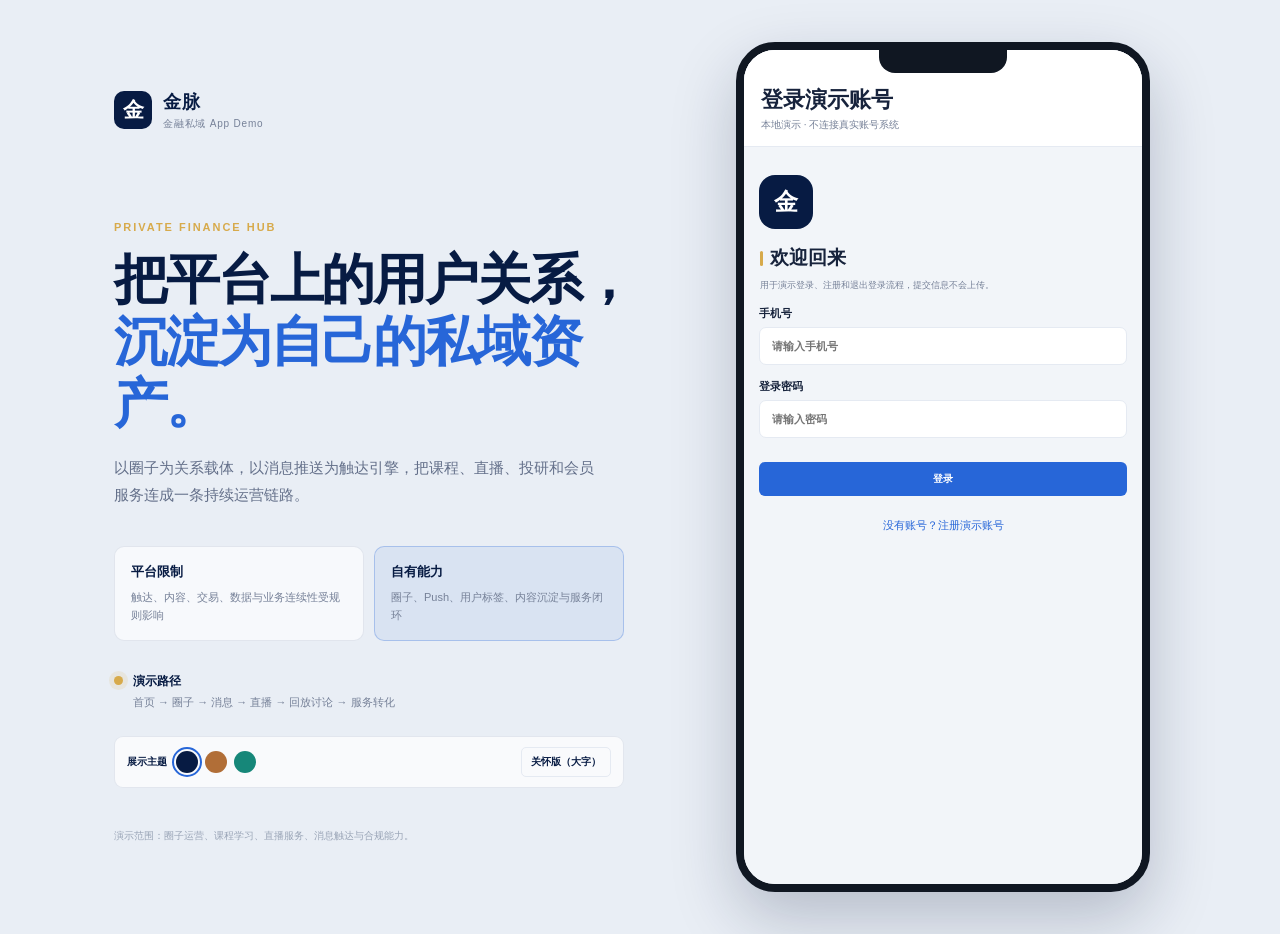
<file: index.html>
<!doctype html>
<html lang="zh-CN">
  <head>
    <meta charset="UTF-8" />
    <meta name="viewport" content="width=device-width, initial-scale=1, viewport-fit=cover" />
    <meta name="theme-color" content="#071b43" />
    <meta name="description" content="金融行业自主私域 App 交互演示" />
    <title>金脉</title>
    <link rel="stylesheet" href="./styles.css" />
  </head>
  <body>
    <main class="demo-shell">
      <section class="context-panel" aria-label="方案说明">
        <div class="brand-mark"><span>金</span><div><strong>金脉</strong><small>金融私域 App Demo</small></div></div>
        <div class="context-copy">
          <p class="eyebrow">PRIVATE FINANCE HUB</p>
          <h1>把平台上的用户关系，<em>沉淀为自己的私域资产。</em></h1>
          <p class="lede">以圈子为关系载体，以消息推送为触达引擎，把课程、直播、投研和会员服务连成一条持续运营链路。</p>
        </div>
        <div class="risk-grid">
          <div class="risk-card"><b>平台限制</b><span>触达、内容、交易、数据与业务连续性受规则影响</span></div>
          <div class="risk-card risk-card--active"><b>自有能力</b><span>圈子、Push、用户标签、内容沉淀与服务闭环</span></div>
        </div>
        <div class="journey-note"><span class="journey-dot"></span><div><b>演示路径</b><p>首页 → 圈子 → 消息 → 直播 → 回放讨论 → 服务转化</p></div></div>
        <div class="demo-controls" aria-label="展示页主题与关怀版设置">
          <div><b>展示主题</b><button class="theme-swatch theme-swatch--navy active" data-theme-choice="navy" aria-label="深海蓝主题"></button><button class="theme-swatch theme-swatch--warm" data-theme-choice="warm" aria-label="暖金棕主题"></button><button class="theme-swatch theme-swatch--green" data-theme-choice="green" aria-label="青绿科技主题"></button></div>
          <button class="care-toggle" data-action="toggle-care" aria-pressed="false">关怀版（大字）</button>
        </div>
        <p class="source-note">演示范围：圈子运营、课程学习、直播服务、消息触达与合规能力。</p>
      </section>

      <section class="phone-frame" aria-label="金脉 App 交互演示">
        <div class="phone-notch"></div>
        <div class="phone-status"><span>9:41</span><span>● ● ▰</span></div>
        <div id="app" class="app"></div>
      </section>
    </main>
    <script src="./app.js" defer></script>
  </body>
</html>
</file>
<file: styles.css>
:root {
  --navy: #071b43;
  --navy-2: #102e67;
  --ink: #17233c;
  --muted: #768198;
  --line: #e5eaf2;
  --surface: #fff;
  --canvas: #f2f5f9;
  --blue: #2766d8;
  --gold: #d7aa4b;
  --red: #db5964;
  --green: #1a9b78;
  font-family: -apple-system, BlinkMacSystemFont, "PingFang SC", "Microsoft YaHei", sans-serif;
  color: var(--ink);
  background: #e9eef5;
}
:root[data-theme="warm"] { --navy: #42251a; --navy-2: #70412a; --ink: #34251f; --muted: #806f66; --line: #eadfd6; --canvas: #f8f2ed; --blue: #b16e37; --gold: #d5a64b; --red: #c65b54; --green: #4d8b72; }
:root[data-theme="green"] { --navy: #073d3b; --navy-2: #116b62; --ink: #173634; --muted: #6b8580; --line: #d7e8e3; --canvas: #eff7f4; --blue: #168779; --gold: #d2a84d; --red: #c65d66; --green: #2f9b78; }
* { box-sizing: border-box; }
html, body { margin: 0; min-height: 100%; background: #e9eef5; }
body { display: grid; place-items: center; }
button { font: inherit; border: 0; cursor: pointer; }
button:focus-visible { outline: 3px solid rgba(39, 102, 216, .28); outline-offset: 2px; }
.demo-shell { width: min(1180px, 100%); min-height: 100vh; display: grid; grid-template-columns: minmax(280px, 1fr) 430px; align-items: center; gap: clamp(28px, 7vw, 110px); padding: 42px clamp(24px, 5vw, 80px); }
.context-panel { max-width: 560px; }
.brand-mark { display: flex; align-items: center; gap: 11px; color: var(--navy); }
.brand-mark > span { width: 38px; height: 38px; display: grid; place-items: center; color: #fff; background: var(--navy); border-radius: 10px; font-weight: 800; font-size: 21px; }
.brand-mark strong { display: block; font-size: 18px; letter-spacing: .08em; }
.brand-mark small { display: block; margin-top: 3px; color: var(--muted); font-size: 10px; letter-spacing: .08em; }
.context-copy { margin-top: clamp(52px, 10vh, 110px); }
.eyebrow { margin: 0 0 15px; color: var(--gold); font-size: 11px; font-weight: 800; letter-spacing: .18em; }
.context-copy h1 { max-width: 520px; margin: 0; color: var(--navy); font-size: clamp(30px, 4.4vw, 54px); line-height: 1.15; letter-spacing: -.04em; }
.context-copy h1 em { color: var(--blue); font-style: normal; }
.lede { max-width: 480px; margin: 20px 0 0; color: #64708a; font-size: 15px; line-height: 1.8; }
.risk-grid { display: grid; grid-template-columns: repeat(2, minmax(0, 1fr)); gap: 10px; max-width: 510px; margin-top: 38px; }
.risk-card { min-height: 94px; padding: 16px; background: rgba(255,255,255,.64); border: 1px solid rgba(133,151,180,.2); border-radius: 10px; }
.risk-card--active { border-color: rgba(39,102,216,.28); background: rgba(39,102,216,.08); }
.risk-card b { display: block; color: var(--navy); font-size: 13px; }
.risk-card span { display: block; margin-top: 8px; color: var(--muted); font-size: 11px; line-height: 1.6; }
.journey-note { display: flex; gap: 10px; align-items: flex-start; margin-top: 30px; color: var(--navy); }
.journey-dot { width: 9px; height: 9px; flex: 0 0 auto; margin-top: 5px; border-radius: 50%; background: var(--gold); box-shadow: 0 0 0 5px rgba(215,170,75,.13); }
.journey-note b { font-size: 12px; }
.journey-note p { margin: 5px 0 0; color: var(--muted); font-size: 11px; }
.source-note { margin: 40px 0 0; color: #9aa5b7; font-size: 10px; line-height: 1.6; }
.demo-controls { display: flex; justify-content: space-between; gap: 14px; align-items: center; max-width: 510px; margin-top: 26px; padding: 10px 12px; background: rgba(255,255,255,.72); border: 1px solid rgba(133,151,180,.2); border-radius: 9px; }
.demo-controls > div { display: flex; align-items: center; gap: 7px; }
.demo-controls b { margin-right: 2px; color: var(--navy); font-size: 10px; }
.theme-swatch { width: 22px; height: 22px; padding: 0; border: 2px solid transparent; border-radius: 50%; }
.theme-swatch.active { outline: 2px solid var(--blue); outline-offset: 2px; }
.theme-swatch--navy { background: #071b43; }
.theme-swatch--warm { background: #b16e37; }
.theme-swatch--green { background: #168779; }
.care-toggle { padding: 7px 9px; color: var(--navy); background: transparent; border: 1px solid var(--line); border-radius: 5px; font-size: 10px; font-weight: 800; }
.care-toggle.active { color: #fff; background: var(--blue); border-color: var(--blue); }
.care-mode .app { font-size: 1.24em; }
.care-mode .hero-bar h2 { font-size: 29px; }
.care-mode .hero-bar p, .care-mode .section p, .care-mode .section span, .care-mode .section small { font-size: 13px; line-height: 1.55; }
.care-mode .hero-bar { min-height: 98px; }
.care-mode .section h3 { font-size: 21px; }
.care-mode .section h4 { font-size: 17px; }
.care-mode .section button, .care-mode .section .more { font-size: 14px; }
.care-mode .bottom-nav button { font-size: 14px; }
.care-mode .bottom-nav { min-height: 76px; }
.phone-frame { width: 414px; height: min(850px, calc(100vh - 48px)); min-height: 700px; position: relative; overflow: hidden; border: 8px solid #101722; border-radius: 39px; background: var(--canvas); box-shadow: 0 26px 65px rgba(11,28,62,.23); }
.phone-notch { width: 128px; height: 24px; position: absolute; z-index: 20; top: -1px; left: 50%; transform: translateX(-50%); border-radius: 0 0 16px 16px; background: #101722; }
.phone-status { height: 31px; position: absolute; z-index: 19; inset: 0 0 auto; display: flex; justify-content: space-between; padding: 7px 18px 0; color: rgba(255,255,255,.88); font-size: 10px; pointer-events: none; }
.app { height: 100%; position: relative; overflow: hidden; background: var(--canvas); }
.screen { height: 100%; overflow-y: auto; padding-bottom: 76px; scrollbar-width: none; }
.screen::-webkit-scrollbar { display: none; }
.hero-bar { min-height: 86px; padding: 37px 17px 14px; color: #fff; background: var(--navy); }
.hero-bar--light { color: var(--ink); background: var(--surface); border-bottom: 1px solid var(--line); }
.hero-bar h2 { margin: 0; font-size: 22px; line-height: 1.15; }
.hero-bar p { margin: 6px 0 0; color: rgba(255,255,255,.62); font-size: 10px; }
.hero-bar--light p { color: var(--muted); }
.hero-actions { display: flex; gap: 7px; align-items: center; }
.hero-row { display: flex; justify-content: space-between; align-items: center; gap: 8px; }
.hero-title { min-width: 0; flex: 1; }
.hero-back { flex: 0 0 auto; margin-left: -7px; }
.icon-btn { width: 32px; height: 32px; position: relative; display: grid; place-items: center; color: currentColor; background: transparent; border-radius: 50%; font-size: 17px; }
.icon-btn:hover { background: rgba(255,255,255,.12); }
.hero-bar--light .icon-btn:hover { background: var(--canvas); }
.home-hero { min-height: 188px; position: relative; overflow: hidden; padding: 24px 17px; color: #fff; background: var(--navy-2); }
.home-hero::before { content: ""; position: absolute; inset: 0; opacity: .78; background: linear-gradient(90deg, rgba(4,18,48,.94), rgba(4,18,48,.3)), url("https://images.unsplash.com/photo-1559526324-593bc073d938?auto=format&fit=crop&w=900&q=80") center/cover; }
.home-hero-content { position: relative; z-index: 1; }
.home-hero small { color: #f5d486; font-size: 10px; letter-spacing: .12em; }
.home-hero h1 { max-width: 250px; margin: 10px 0 7px; font-size: 24px; line-height: 1.25; }
.home-hero p { max-width: 245px; margin: 0; color: rgba(255,255,255,.72); font-size: 11px; line-height: 1.6; }
.home-hero button { margin-top: 17px; padding: 8px 11px; color: var(--navy); background: #f3cf73; border-radius: 5px; font-size: 11px; font-weight: 800; }
.notice { display: flex; align-items: center; gap: 8px; min-height: 38px; margin: 9px 15px 0; padding: 0 11px; background: var(--surface); border: 1px solid var(--line); border-radius: 7px; font-size: 10px; }
.notice b { color: var(--red); font-size: 10px; }
.notice span { overflow: hidden; text-overflow: ellipsis; white-space: nowrap; color: var(--muted); }
.section { padding: 17px 15px 0; }
.section-head { display: flex; justify-content: space-between; align-items: center; margin-bottom: 10px; }
.section h3 { margin: 0; font-size: 16px; }
.section h3::before { content: ""; display: inline-block; width: 3px; height: 15px; margin: 0 7px 0 1px; vertical-align: -2px; border-radius: 2px; background: var(--gold); }
.more { color: var(--muted); background: transparent; font-size: 10px; }
.quick-grid { display: grid; grid-template-columns: repeat(4, 1fr); gap: 8px; padding: 12px 10px; background: var(--surface); border: 1px solid var(--line); border-radius: 8px; }
.quick { display: grid; gap: 6px; justify-items: center; color: #536178; background: transparent; font-size: 10px; }
.quick i { width: 32px; height: 32px; display: grid; place-items: center; color: var(--blue); background: #edf3ff; border-radius: 10px; font-style: normal; font-size: 15px; }
.quick:nth-child(2) i { color: #bf7f1f; background: #fff5df; }
.quick:nth-child(3) i { color: var(--red); background: #fff0f1; }
.quick:nth-child(4) i { color: var(--green); background: #e8f8f2; }
.live-card { min-height: 132px; overflow: hidden; position: relative; padding: 15px; color: #fff; border-radius: 9px; background: var(--blue); }
.live-card::before { content: ""; position: absolute; inset: 0; opacity: .35; background: url("https://images.unsplash.com/photo-1551836022-d5d88e9218df?auto=format&fit=crop&w=800&q=80") center/cover; }
.live-card > * { position: relative; z-index: 1; }
.live-card small { color: #f5d486; font-size: 10px; }
.live-card h4 { max-width: 240px; margin: 8px 0 5px; font-size: 17px; }
.live-card p { margin: 0; color: rgba(255,255,255,.74); font-size: 10px; }
.live-card button { margin-top: 12px; padding: 7px 9px; color: var(--navy); background: #fff; border-radius: 5px; font-size: 10px; font-weight: 800; }
.live-room { background: #071b43; }
.live-stage { height: 214px; display: grid; place-items: center; position: relative; color: #fff; background: linear-gradient(135deg, rgba(7,27,67,.9), rgba(32,87,180,.58)), url("https://images.unsplash.com/photo-1551836022-d5d88e9218df?auto=format&fit=crop&w=900&q=80") center/cover; }
.live-badge { position: absolute; top: 13px; left: 15px; padding: 4px 6px; color: #fff; background: var(--red); border-radius: 4px; font-size: 9px; font-weight: 800; letter-spacing: .08em; }
.live-viewers { position: absolute; top: 13px; right: 15px; color: rgba(255,255,255,.82); font-size: 9px; }
.live-play { width: 48px; height: 48px; display: grid; place-items: center; padding-left: 3px; color: var(--navy); background: rgba(255,255,255,.92); border-radius: 50%; font-size: 17px; }
.live-stage small { position: absolute; right: 12px; bottom: 10px; color: rgba(255,255,255,.72); font-size: 9px; }
.live-room-title { display: flex; justify-content: space-between; gap: 10px; align-items: center; padding: 13px 15px; color: #fff; }
.live-room-title h3 { margin: 0; font-size: 14px; }
.live-room-title p { margin: 5px 0 0; color: rgba(255,255,255,.62); font-size: 9px; }
.live-room-title button { flex: 0 0 auto; padding: 7px 9px; color: var(--navy); background: #f5d486; border-radius: 5px; font-size: 9px; font-weight: 800; }
.live-tabs { display: flex; gap: 19px; padding: 0 15px; background: var(--surface); border-bottom: 1px solid var(--line); }
.live-tabs button { position: relative; padding: 12px 0 10px; color: var(--muted); background: transparent; font-size: 11px; }
.live-tabs button.active { color: var(--navy); font-weight: 800; }
.live-tabs button.active::after { content: ""; height: 2px; position: absolute; right: 0; bottom: -1px; left: 0; background: var(--blue); }
.live-chat { display: grid; gap: 8px; padding: 12px; background: var(--surface); border: 1px solid var(--line); border-radius: 8px; }
.live-chat-item { display: grid; grid-template-columns: 90px 1fr; gap: 7px; font-size: 10px; line-height: 1.5; }
.live-chat-item b { color: var(--blue); }
.live-chat-item span { color: var(--muted); }
.live-chat > button { justify-self: start; margin-top: 3px; padding: 6px 8px; color: var(--blue); background: #edf3ff; border-radius: 4px; font-size: 9px; }
.assistant-card { padding: 10px; background: #f7f9fc; border-radius: 6px; }
.assistant-card b { font-size: 10px; }
.assistant-card p { margin: 4px 0 0; color: var(--muted); font-size: 9px; line-height: 1.5; }
.discussion-head { display: flex; justify-content: space-between; align-items: center; padding-top: 5px; border-top: 1px solid var(--line); font-size: 11px; }
.discussion-head span { color: var(--muted); font-size: 9px; }
.discussion-list { display: grid; gap: 9px; }
.discussion-list article { display: grid; grid-template-columns: 29px 1fr; gap: 8px; align-items: start; }
.discussion-list .avatar { width: 29px; height: 29px; font-size: 10px; }
.discussion-list article b { font-size: 10px; }
.discussion-list article p { margin: 3px 0 2px; color: #536178; font-size: 10px; line-height: 1.5; }
.discussion-list article time { color: #a4adbc; font-size: 8px; }
.discussion-compose { display: flex; gap: 7px; padding-top: 8px; border-top: 1px solid var(--line); }
.discussion-compose input { min-width: 0; flex: 1; padding: 8px 9px; color: var(--muted); background: #f7f9fc; border: 1px solid var(--line); border-radius: 5px; font-size: 9px; }
.discussion-compose button, .ask-entry { padding: 7px 9px; color: #fff; background: var(--blue); border-radius: 5px; font-size: 9px; font-weight: 800; }
.ask-entry { justify-self: start; margin-top: 2px; color: var(--blue); background: #edf3ff; }
.ranking-card, .live-intro { padding: 12px; background: var(--surface); border: 1px solid var(--line); border-radius: 8px; }
.ranking-card > div { display: flex; justify-content: space-between; font-size: 11px; }
.ranking-card > div span { color: var(--muted); font-size: 9px; }
.ranking-card ol { display: grid; gap: 8px; margin: 11px 0 0; padding: 0; list-style: none; }
.ranking-card li { display: grid; grid-template-columns: 22px 1fr auto; gap: 8px; align-items: center; font-size: 10px; }
.ranking-card li i { width: 20px; height: 20px; display: grid; place-items: center; color: var(--blue); background: #edf3ff; border-radius: 50%; font-style: normal; }
.ranking-card li span { color: var(--muted); font-size: 9px; }
.live-intro h3 { margin: 0; font-size: 12px; line-height: 1.5; }
.live-intro p { margin: 8px 0 0; color: var(--muted); font-size: 10px; line-height: 1.5; }
.live-offer { display: grid; grid-template-columns: 1fr auto; gap: 5px 10px; align-items: center; padding: 12px; background: #fff8e7; border: 1px solid #f0dbab; border-radius: 8px; }
.live-offer b { display: block; color: #8a5c12; font-size: 11px; }
.live-offer p { margin: 4px 0 0; color: #9c7a3e; font-size: 9px; }
.live-offer strong { color: #9a6817; font-size: 14px; }
.live-offer button { grid-column: 1 / -1; justify-self: start; padding: 5px 7px; color: #8a5c12; background: #f5d486; border-radius: 4px; font-size: 9px; }
.coupon-row { display: flex; justify-content: space-between; align-items: center; margin-top: 7px; padding: 9px 11px; color: var(--muted); background: var(--surface); border: 1px solid var(--line); border-radius: 7px; font-size: 9px; }
.coupon-row button { padding: 5px 7px; color: var(--blue); background: #edf3ff; border-radius: 4px; font-size: 9px; }
.live-safety { margin: 14px 15px 20px; color: #9aa5b7; font-size: 9px; line-height: 1.5; }
.live-products { display: grid; gap: 8px; }
.product-card { display: grid; grid-template-columns: 48px 1fr auto; gap: 9px; align-items: center; padding: 10px; background: var(--surface); border: 1px solid var(--line); border-radius: 8px; }
.product-cover { width: 48px; height: 48px; display: grid; place-items: center; color: #fff; border-radius: 7px; font-size: 11px; font-weight: 800; }
.product-cover--gold { background: linear-gradient(135deg, #b47b20, #f3cf73); }
.product-cover--blue { background: linear-gradient(135deg, #1e63d2, #102e67); }
.product-cover--red { background: linear-gradient(135deg, #b34d59, #6d263c); }
.product-info { min-width: 0; }
.product-info b { display: block; font-size: 11px; }
.product-info p { overflow: hidden; margin: 4px 0; color: var(--muted); font-size: 9px; text-overflow: ellipsis; white-space: nowrap; }
.product-info small { color: #9a6817; font-size: 9px; }
.product-card > button { padding: 6px 8px; color: #fff; background: var(--blue); border-radius: 4px; font-size: 9px; font-weight: 800; }
.live-outline, .live-materials { display: grid; gap: 7px; }
.live-outline div, .live-materials button { display: flex; justify-content: space-between; gap: 10px; padding: 11px; color: var(--ink); background: var(--surface); border: 1px solid var(--line); border-radius: 7px; text-align: left; font-size: 10px; }
.live-outline span, .live-materials span { color: var(--muted); }
.feed { display: grid; gap: 8px; }
.feed-item { display: grid; grid-template-columns: 34px 1fr auto; gap: 9px; align-items: start; padding: 11px; background: var(--surface); border: 1px solid var(--line); border-radius: 8px; }
.avatar { width: 34px; height: 34px; display: grid; place-items: center; color: #fff; background: var(--navy-2); border-radius: 50%; font-size: 12px; font-weight: 800; }
.feed-item h4 { margin: 0; font-size: 11px; }
.feed-item p { margin: 4px 0 0; color: var(--muted); font-size: 10px; line-height: 1.5; }
.time { color: #a4adbc; font-size: 9px; }
.bottom-nav { height: 67px; position: absolute; z-index: 10; right: 0; bottom: 0; left: 0; display: grid; grid-template-columns: repeat(6, 1fr); padding: 8px 5px 5px; background: rgba(255,255,255,.94); border-top: 1px solid var(--line); backdrop-filter: blur(16px); }
.bottom-nav button { position: relative; display: grid; justify-items: center; gap: 4px; color: #8a94a7; background: transparent; font-size: 9px; }
.bottom-nav button span { font-size: 18px; line-height: 1; }
.bottom-nav button.active { color: var(--blue); font-weight: 800; }
.badge { min-width: 15px; height: 15px; display: inline-grid; place-items: center; position: absolute; top: -4px; right: -4px; margin: 0; padding: 0 4px; color: #fff; background: var(--red); border: 2px solid #fff; border-radius: 99px; font-size: 8px; line-height: 1; }
.bottom-nav .badge { top: 0; right: calc(50% - 17px); }
.circle-tabs { display: flex; gap: 18px; padding: 0 16px; background: var(--surface); border-bottom: 1px solid var(--line); }
.circle-tabs button { position: relative; padding: 12px 0 10px; color: var(--muted); background: transparent; font-size: 11px; }
.circle-tabs button.active { color: var(--navy); font-weight: 800; }
.circle-tabs button.active::after { content: ""; height: 2px; position: absolute; right: 0; bottom: -1px; left: 0; background: var(--blue); }
.circle-overview { display: flex; justify-content: space-between; gap: 10px; margin: 12px 15px 0; padding: 14px; color: #fff; border-radius: 9px; background: linear-gradient(120deg, #071b43, #1d5cd0); }
.circle-overview small { color: #f5d486; font-size: 9px; }
.circle-overview h3 { margin: 7px 0 4px; font-size: 16px; }
.circle-overview p { max-width: 200px; margin: 0; color: rgba(255,255,255,.7); font-size: 9px; line-height: 1.5; }
.circle-overview-stats { display: grid; align-content: center; gap: 7px; min-width: 70px; color: rgba(255,255,255,.65); font-size: 8px; text-align: right; }
.circle-overview-stats b { display: block; color: #fff; font-size: 15px; }
.circle-shortcuts { display: grid; grid-template-columns: repeat(4, 1fr); gap: 7px; padding: 12px 15px 0; }
.circle-shortcuts button { display: grid; justify-items: center; gap: 4px; min-width: 0; padding: 9px 3px; color: var(--ink); background: var(--surface); border: 1px solid var(--line); border-radius: 7px; }
.circle-shortcuts i { width: 26px; height: 26px; display: grid; place-items: center; color: var(--blue); background: #edf3ff; border-radius: 8px; font-style: normal; font-size: 12px; }
.circle-shortcuts b { font-size: 9px; }
.circle-shortcuts span { overflow: hidden; max-width: 100%; color: var(--muted); font-size: 8px; text-overflow: ellipsis; white-space: nowrap; }
.circle-categories { display: flex; gap: 7px; overflow-x: auto; padding: 13px 15px 0; scrollbar-width: none; }
.circle-categories::-webkit-scrollbar { display: none; }
.circle-categories button { flex: 0 0 auto; padding: 6px 9px; color: var(--muted); background: var(--surface); border: 1px solid var(--line); border-radius: 99px; font-size: 9px; }
.circle-categories button.active { color: var(--blue); background: #edf3ff; border-color: #bfd4ff; font-weight: 800; }
.circle-list { display: grid; gap: 10px; padding: 15px; }
.circle-card { padding: 13px; background: var(--surface); border: 1px solid var(--line); border-radius: 9px; text-align: left; }
.circle-top { display: flex; gap: 10px; align-items: center; }
.circle-icon { width: 48px; height: 48px; display: grid; flex: 0 0 auto; place-items: center; overflow: hidden; color: #fff; background-color: var(--navy-2); background-position: center; background-size: cover; border-radius: 8px; font-weight: 800; }
.circle-icon span { padding: 4px 5px; background: rgba(7,27,67,.58); border: 1px solid rgba(255,255,255,.45); border-radius: 4px; font-size: 10px; }
.circle-title { flex: 1; min-width: 0; }
.circle-title h4 { margin: 0; font-size: 13px; }
.circle-title p { margin: 4px 0 0; color: var(--muted); font-size: 10px; }
.join { padding: 6px 8px; color: var(--blue); background: #edf3ff; border-radius: 5px; font-size: 10px; font-weight: 800; }
.circle-meta { display: flex; gap: 10px; margin-top: 11px; color: var(--muted); font-size: 10px; }
.circle-meta span:first-child { color: var(--green); }
.post { margin-top: 9px; padding-top: 9px; border-top: 1px solid var(--line); color: #536178; font-size: 10px; line-height: 1.5; }
.post b { color: var(--navy); }
.detail-cover { min-height: 145px; padding: 22px 16px; color: #fff; background-color: var(--navy); background-position: center; background-size: cover; }
.back { color: #fff; background: transparent; font-size: 17px; }
.detail-cover h2 { margin: 28px 0 5px; font-size: 21px; }
.detail-cover p { margin: 0; color: rgba(255,255,255,.7); font-size: 10px; }
.detail-stats { display: grid; grid-template-columns: repeat(3, 1fr); margin: -1px 15px 0; padding: 13px 0; background: var(--surface); border: 1px solid var(--line); border-radius: 0 0 8px 8px; text-align: center; }
.detail-stats b { display: block; color: var(--navy); font-size: 15px; }
.detail-stats span { display: block; margin-top: 4px; color: var(--muted); font-size: 9px; }
.detail-actions { display: flex; gap: 8px; margin: 14px 15px 0; }
.detail-actions button { flex: 1; padding: 10px; color: var(--navy); background: var(--surface); border: 1px solid var(--line); border-radius: 6px; font-size: 10px; font-weight: 800; }
.detail-actions button.primary { color: #fff; background: var(--blue); border-color: var(--blue); }
.circle-im-entry { display: grid; grid-template-columns: 30px 1fr auto; gap: 9px; align-items: center; width: calc(100% - 30px); margin: 10px 15px 0; padding: 10px; color: var(--ink); background: #eef8f5; border: 1px solid #cce9df; border-radius: 7px; text-align: left; }
.circle-im-entry > span { width: 30px; height: 30px; display: grid; place-items: center; color: #fff; background: var(--green); border-radius: 7px; font-size: 9px; font-weight: 900; }
.circle-im-entry b { display: block; font-size: 10px; }
.circle-im-entry small { display: block; margin-top: 3px; color: var(--muted); font-size: 8px; }
.circle-im-entry strong { color: var(--green); font-size: 16px; }
.post-card { margin: 10px 15px 0; padding: 12px; background: var(--surface); border: 1px solid var(--line); border-radius: 8px; }
.post-card header { display: flex; align-items: center; gap: 8px; }
.post-card header b { font-size: 11px; }
.post-card header span { margin-left: auto; color: var(--muted); font-size: 9px; }
.post-card p { margin: 10px 0 0; color: #516078; font-size: 11px; line-height: 1.65; }
.post-footer { display: flex; gap: 18px; margin-top: 10px; color: var(--muted); font-size: 10px; }
.circle-task-list, .circle-course-list, .circle-member-list { display: grid; gap: 9px; }
.circle-task { position: relative; padding: 13px; background: var(--surface); border: 1px solid var(--line); border-radius: 8px; }
.circle-task b { display: block; margin-top: 5px; font-size: 12px; }
.circle-task p { margin: 5px 0; color: var(--muted); font-size: 10px; line-height: 1.5; }
.circle-task > span { color: var(--blue); font-size: 9px; }
.circle-task button { float: right; margin-top: -2px; padding: 5px 7px; color: var(--blue); background: #edf3ff; border-radius: 4px; font-size: 9px; }
.task-status { position: absolute; top: 12px; right: 12px; color: var(--green); font-size: 9px; }
.circle-course-item { display: grid; grid-template-columns: 42px 1fr 16px; gap: 9px; align-items: center; padding: 10px; color: var(--ink); background: var(--surface); border: 1px solid var(--line); border-radius: 8px; text-align: left; }
.course-mini-cover { width: 42px; height: 42px; display: grid; place-items: center; color: #fff; background: var(--blue); border-radius: 7px; font-size: 13px; font-weight: 800; }
.circle-course-item b { display: block; font-size: 11px; }
.circle-course-item small { display: block; margin-top: 4px; color: var(--blue); font-size: 9px; }
.circle-course-item p { margin: 4px 0 0; color: var(--muted); font-size: 9px; }
.circle-course-item > span { color: var(--muted); font-size: 16px; }
.circle-member { display: flex; gap: 9px; align-items: center; padding: 11px; background: var(--surface); border: 1px solid var(--line); border-radius: 8px; }
.circle-member > div:nth-child(2) { flex: 1; min-width: 0; }
.circle-member b { display: block; font-size: 11px; }
.circle-member small { display: block; margin-top: 3px; color: var(--blue); font-size: 9px; }
.circle-member p { margin: 3px 0 0; color: var(--muted); font-size: 9px; }
.owner-tag { padding: 4px 6px; color: #9c6d1d; background: #fff4db; border-radius: 4px; font-size: 9px; }
.circle-more-overlay { position: absolute; z-index: 15; inset: 0; background: rgba(7,27,67,.32); }
.circle-more-panel { position: absolute; right: 10px; bottom: 75px; left: 10px; padding: 14px; background: var(--surface); border: 1px solid var(--line); border-radius: 10px; box-shadow: 0 16px 35px rgba(7,27,67,.2); }
.more-grid { display: grid; grid-template-columns: repeat(4, 1fr); gap: 7px; }
.more-grid button { display: grid; justify-items: center; gap: 5px; padding: 8px 2px; color: var(--ink); background: #f7f9fc; border-radius: 6px; font-size: 9px; }
.more-grid i { font-style: normal; color: var(--blue); font-size: 16px; }
.more-grid span { color: var(--red); font-size: 8px; }
.more-info { display: grid; gap: 0; margin-top: 11px; border-top: 1px solid var(--line); }
.more-info > * { display: flex; justify-content: space-between; gap: 12px; padding: 9px 0; border-bottom: 1px solid var(--line); font-size: 9px; }
.more-info b { color: var(--ink); }
.more-info span, .more-info button { color: var(--muted); }
.message-list { display: grid; gap: 9px; padding: 15px; }
.message { display: grid; grid-template-columns: 38px 1fr auto; gap: 9px; padding: 12px; background: var(--surface); border: 1px solid var(--line); border-radius: 8px; }
.message-icon { width: 38px; height: 38px; display: grid; place-items: center; color: var(--blue); background: #edf3ff; border-radius: 11px; font-size: 16px; }
.message b { display: block; font-size: 11px; }
.message p { margin: 4px 0 0; color: var(--muted); font-size: 10px; line-height: 1.5; }
.message time { color: #a4adbc; font-size: 9px; }
.im-grid { display: grid; grid-template-columns: repeat(4, 1fr); gap: 7px; }
.im-grid button { display: grid; justify-items: center; gap: 4px; min-width: 0; padding: 10px 4px; color: var(--ink); background: var(--surface); border: 1px solid var(--line); border-radius: 7px; }
.im-grid i { width: 28px; height: 28px; display: grid; place-items: center; color: #fff; background: var(--navy-2); border-radius: 8px; font-style: normal; font-size: 10px; font-weight: 800; }
.im-grid button:nth-child(2) i { background: var(--green); }
.im-grid button:nth-child(3) i { background: var(--gold); color: var(--navy); }
.im-grid button:nth-child(4) i { background: var(--red); }
.im-grid b { font-size: 9px; }
.im-grid span { color: var(--muted); font-size: 8px; }
.market-strip { display: grid; grid-template-columns: repeat(3, 1fr); gap: 7px; padding: 12px 15px; background: var(--navy); }
.market-strip div { padding-right: 7px; border-right: 1px solid rgba(255,255,255,.14); }
.market-strip div:last-child { border: 0; }
.market-strip small { color: rgba(255,255,255,.6); font-size: 9px; }
.market-strip b { display: block; margin-top: 5px; color: #fff; font-size: 14px; }
.market-strip span { display: block; margin-top: 3px; color: #f49b9f; font-size: 9px; }
.market-list { display: grid; gap: 9px; padding: 15px; }
.market-card { padding: 13px; background: var(--surface); border: 1px solid var(--line); border-radius: 8px; }
.market-card header { display: flex; justify-content: space-between; align-items: center; }
.market-card h4 { margin: 0; font-size: 13px; }
.market-card small { color: var(--muted); font-size: 9px; }
.market-card .number { margin-top: 10px; color: var(--navy); font-size: 24px; font-weight: 800; }
.market-card .number span { margin-left: 6px; color: var(--red); font-size: 11px; }
.ai-entry { width: 100%; display: grid; grid-template-columns: 36px 1fr auto; gap: 9px; align-items: center; padding: 10px; color: var(--ink); background: #f0f5ff; border: 1px solid #d5e2fb; border-radius: 8px; text-align: left; }
.ai-entry--market { background: #f2f8f7; border-color: #d4eae4; }
.ai-entry-icon { width: 36px; height: 36px; display: grid; place-items: center; color: #fff; background: var(--navy); border-radius: 7px; font-size: 11px; font-weight: 900; letter-spacing: .04em; }
.ai-entry b { display: block; font-size: 11px; }
.ai-entry p { margin: 3px 0 0; color: var(--muted); font-size: 9px; }
.ai-entry strong { color: var(--blue); font-size: 10px; }
.ai-screen { padding-bottom: 74px; }
.ai-welcome { display: grid; grid-template-columns: 54px 1fr; gap: 12px; margin: 15px; padding: 15px; color: #fff; background: linear-gradient(125deg, #071b43, #1d5cd0); border-radius: 9px; }
.ai-orb { width: 54px; height: 54px; display: grid; place-items: center; color: var(--navy); background: #f5d486; border-radius: 50%; font-size: 13px; font-weight: 900; }
.ai-welcome small { color: #f5d486; font-size: 9px; letter-spacing: .08em; }
.ai-welcome h3 { margin: 5px 0; font-size: 15px; }
.ai-welcome p { margin: 0; color: rgba(255,255,255,.75); font-size: 9px; line-height: 1.55; }
.ai-service-notes { display: grid; grid-template-columns: repeat(2, 1fr); gap: 8px; }
.ai-service-notes div { padding: 10px; background: var(--surface); border: 1px solid var(--line); border-radius: 7px; }
.ai-service-notes b { display: block; color: var(--navy); font-size: 10px; }
.ai-service-notes span { display: block; margin-top: 4px; color: var(--muted); font-size: 9px; line-height: 1.45; }
.ai-suggestions { display: grid; gap: 7px; }
.ai-suggestions button { display: flex; justify-content: space-between; align-items: center; padding: 11px; color: var(--ink); background: var(--surface); border: 1px solid var(--line); border-radius: 7px; text-align: left; font-size: 10px; }
.ai-suggestions span { color: var(--blue); font-size: 15px; }
.ai-chat { display: grid; gap: 8px; }
.ai-message { max-width: 92%; padding: 10px; border-radius: 8px; font-size: 10px; line-height: 1.55; }
.ai-message--user { justify-self: end; color: #fff; background: var(--blue); }
.ai-message--assistant { color: var(--ink); background: var(--surface); border: 1px solid var(--line); }
.ai-message--assistant b { color: var(--blue); font-size: 10px; }
.ai-message--assistant p { margin: 4px 0; }
.ai-message--assistant small { color: var(--muted); font-size: 8px; }
.ai-compose { display: flex; gap: 8px; position: absolute; right: 0; bottom: 0; left: 0; padding: 10px 15px; background: rgba(255,255,255,.96); border-top: 1px solid var(--line); }
.ai-compose input { min-width: 0; flex: 1; padding: 9px 10px; color: var(--muted); background: #f7f9fc; border: 1px solid var(--line); border-radius: 6px; font-size: 10px; }
.ai-compose button { padding: 8px 11px; color: #fff; background: var(--blue); border-radius: 6px; font-size: 10px; font-weight: 800; }
.profile { padding: 16px 15px; }
.course-list { display: grid; gap: 10px; padding: 15px; }
.course-card { display: grid; grid-template-columns: 88px 1fr; gap: 11px; padding: 10px; color: var(--ink); background: var(--surface); border: 1px solid var(--line); border-radius: 8px; text-align: left; }
.course-cover { min-height: 88px; display: grid; place-items: center; position: relative; overflow: hidden; color: #fff; background-color: #102e67; background-position: center; background-size: cover; border-radius: 6px; font-size: 18px; font-weight: 800; isolation: isolate; }
.course-cover::before { content: ""; position: absolute; z-index: -1; inset: 0; background: linear-gradient(145deg, rgba(7,27,67,.2), rgba(7,27,67,.7)); }
.course-cover span { padding: 5px 7px; background: rgba(7,27,67,.58); border: 1px solid rgba(255,255,255,.45); border-radius: 4px; font-size: 12px; letter-spacing: .12em; }
.course-copy b { display: block; font-size: 12px; }
.course-copy small { display: block; margin-top: 5px; color: var(--blue); font-size: 9px; }
.course-copy p { margin: 7px 0 9px; color: var(--muted); font-size: 10px; line-height: 1.45; }
.course-copy span { color: var(--blue); font-size: 10px; font-weight: 800; }
.learning-tabs { display: flex; gap: 20px; padding: 0 15px; background: var(--surface); border-bottom: 1px solid var(--line); }
.learning-tabs button { position: relative; padding: 12px 0 10px; color: var(--muted); background: transparent; font-size: 11px; }
.learning-tabs button.active { color: var(--navy); font-weight: 800; }
.learning-tabs button.active::after { content: ""; height: 2px; position: absolute; right: 0; bottom: -1px; left: 0; background: var(--blue); }
.learning-progress { margin: 15px; padding: 14px; color: #fff; position: relative; overflow: hidden; border-radius: 9px; background: linear-gradient(120deg, #071b43, #1d5cd0); }
.learning-progress small { color: #f5d486; font-size: 10px; }
.learning-progress h3 { margin: 8px 0 4px; font-size: 17px; }
.learning-progress p { margin: 0; color: rgba(255,255,255,.7); font-size: 10px; }
.learning-progress button { margin-top: 12px; padding: 7px 9px; color: var(--navy); background: #f5d486; border-radius: 5px; font-size: 10px; font-weight: 800; }
.progress-track { height: 4px; margin-top: 13px; overflow: hidden; background: rgba(255,255,255,.2); border-radius: 4px; }
.progress-track i { height: 100%; display: block; background: #f5d486; border-radius: inherit; }
.course-promo { width: 100%; display: grid; grid-template-columns: 48px 1fr auto; gap: 10px; align-items: center; margin-top: 10px; padding: 10px; color: var(--navy); background: #eef4ff; border: 1px solid #dce8ff; border-radius: 8px; text-align: left; }
.course-promo-image { width: 48px; height: 48px; display: block; background: linear-gradient(135deg, rgba(7,27,67,.1), rgba(7,27,67,.5)), url("assets/course-trend.jpg") center/cover; border-radius: 6px; }
.course-promo b { display: block; font-size: 12px; }
.course-promo span { display: block; margin-top: 4px; color: var(--muted); font-size: 10px; }
.course-promo strong { color: var(--blue); font-size: 10px; }
.course-detail-hero { display: grid; grid-template-columns: 96px 1fr; gap: 13px; padding: 16px; background: var(--surface); border-bottom: 1px solid var(--line); }
.course-detail-hero .course-cover { min-height: 96px; }
.course-detail-hero small { color: var(--blue); font-size: 9px; }
.course-detail-hero h1 { margin: 8px 0 5px; font-size: 17px; line-height: 1.3; }
.course-detail-hero p { margin: 0; color: var(--muted); font-size: 10px; line-height: 1.5; }
.course-detail-actions { display: flex; gap: 8px; padding: 13px 15px 0; }
.course-detail-actions button { flex: 1; padding: 10px; color: var(--navy); background: var(--surface); border: 1px solid var(--line); border-radius: 6px; font-size: 10px; font-weight: 800; }
.course-detail-actions .primary { color: #fff; background: var(--blue); border-color: var(--blue); }
.course-info { display: grid; grid-template-columns: repeat(3, 1fr); margin: 13px 15px 0; padding: 11px 0; background: var(--surface); border: 1px solid var(--line); border-radius: 7px; text-align: center; }
.course-info div { border-right: 1px solid var(--line); }
.course-info div:last-child { border: 0; }
.course-info b { display: block; font-size: 11px; }
.course-info span { display: block; margin-top: 4px; color: var(--muted); font-size: 9px; }
.lesson-list { display: grid; gap: 7px; padding: 0 15px; }
.lesson-list button { width: 100%; display: grid; grid-template-columns: 28px 1fr 20px; gap: 8px; align-items: center; padding: 10px; color: var(--ink); background: var(--surface); border: 1px solid var(--line); border-radius: 7px; text-align: left; }
.lesson-list button > span { color: var(--blue); font-size: 10px; font-weight: 800; }
.lesson-list button b { display: block; font-size: 11px; }
.lesson-list button small { display: block; margin-top: 4px; color: var(--muted); font-size: 9px; }
.lesson-list button i { color: var(--green); font-style: normal; text-align: center; }
.lesson-list button.current { border-color: #b9d0ff; background: #f1f6ff; }
.lesson-list button.current i { color: var(--blue); }
.player { margin: 15px; overflow: hidden; background: #08152f; border-radius: 8px; }
.player-screen { height: 185px; display: grid; place-items: center; position: relative; color: #fff; background: linear-gradient(135deg, rgba(7,27,67,.85), rgba(40,90,180,.5)), url("https://images.unsplash.com/photo-1551836022-d5d88e9218df?auto=format&fit=crop&w=900&q=80") center/cover; }
.player-screen span { width: 44px; height: 44px; display: grid; place-items: center; padding-left: 3px; background: rgba(255,255,255,.9); color: var(--navy); border-radius: 50%; }
.player-screen small { position: absolute; right: 10px; bottom: 8px; color: rgba(255,255,255,.75); font-size: 9px; }
.player-controls { display: flex; gap: 9px; align-items: center; padding: 9px 10px; color: #fff; font-size: 10px; }
.video-track { height: 3px; flex: 1; overflow: hidden; background: rgba(255,255,255,.25); border-radius: 3px; }
.video-track i { height: 100%; display: block; background: #f5d486; }
.lesson-heading { padding: 0 15px; }
.lesson-heading h3 { margin: 0; font-size: 15px; }
.lesson-heading p { margin: 5px 0 0; color: var(--muted); font-size: 10px; }
.lesson-switch { display: flex; gap: 18px; margin: 16px 15px 10px; border-bottom: 1px solid var(--line); }
.lesson-switch button { position: relative; padding: 0 0 9px; color: var(--muted); background: transparent; font-size: 10px; }
.lesson-switch button.active { color: var(--navy); font-weight: 800; }
.lesson-switch button.active::after { content: ""; height: 2px; position: absolute; right: 0; bottom: -1px; left: 0; background: var(--blue); }
.complete-lesson { width: calc(100% - 30px); margin: 14px 15px 0; padding: 10px; color: #fff; background: var(--blue); border-radius: 6px; font-size: 10px; font-weight: 800; }
.profile-card { display: flex; align-items: center; gap: 11px; padding: 15px; color: #fff; background: var(--navy); border-radius: 9px; }
.auth-panel { padding-top: 28px; }
.auth-mark { width: 54px; height: 54px; display: grid; place-items: center; margin-bottom: 16px; color: #fff; background: var(--navy); border-radius: 16px; font-size: 24px; font-weight: 800; }
.auth-panel h3 { margin: 0 0 6px; font-size: 19px; }
.auth-panel label { display: grid; gap: 6px; margin: 14px 0; color: var(--ink); font-size: 11px; font-weight: 700; }
.auth-input { width: 100%; padding: 12px; color: var(--ink); background: var(--surface); border: 1px solid var(--line); border-radius: 7px; font: inherit; box-sizing: border-box; }
.auth-submit { width: 100%; margin: 10px 0 0; border: 0; }
.auth-switch { width: 100%; margin-top: 14px; padding: 8px; color: var(--blue); background: transparent; border: 0; font-size: 11px; }
.profile-avatar { width: 43px; height: 43px; display: grid; place-items: center; color: var(--navy); background: #f5d486; border-radius: 50%; font-size: 16px; font-weight: 900; }
.profile-card h3 { margin: 0; font-size: 15px; }
.profile-card p { margin: 5px 0 0; color: rgba(255,255,255,.63); font-size: 10px; }
.member-card { margin-top: 12px; padding: 13px; background: #fff8e7; border: 1px solid #f0dbab; border-radius: 8px; }
.member-card b { color: #8a5c12; font-size: 12px; }
.member-card p { margin: 6px 0 0; color: #9c7a3e; font-size: 10px; }
.member-card button { margin-top: 10px; padding: 7px 10px; color: #fff; background: #b47b20; border-radius: 5px; font-size: 10px; font-weight: 800; }
.setting-list { margin-top: 12px; overflow: hidden; background: var(--surface); border: 1px solid var(--line); border-radius: 8px; }
.setting { width: 100%; display: flex; justify-content: space-between; padding: 13px; color: var(--ink); background: transparent; border-bottom: 1px solid var(--line); text-align: left; font-size: 11px; }
.setting:last-child { border-bottom: 0; }
.setting span { color: var(--muted); }
.security-hero { padding: 16px; color: #fff; border-radius: 9px; background: linear-gradient(120deg, #071b43, #1d5cd0); }
.security-hero small { color: #f5d486; font-size: 9px; letter-spacing: .1em; }
.security-hero h3 { margin: 8px 0 5px; font-size: 17px; }
.security-hero p { margin: 0; color: rgba(255,255,255,.72); font-size: 10px; line-height: 1.55; }
.status-chip { padding: 4px 7px; color: var(--blue); background: #edf3ff; border-radius: 4px; font-size: 9px; font-weight: 800; }
.status-chip--green { color: #1e806c; background: #e8f8f2; }
.security-grid { display: grid; gap: 8px; }
.security-card { padding: 12px; background: var(--surface); border: 1px solid var(--line); border-radius: 8px; }
.security-card b { display: block; font-size: 11px; }
.security-card p { margin: 5px 0 0; color: var(--muted); font-size: 10px; line-height: 1.5; }
.deployment-card { padding: 13px; background: var(--surface); border: 1px solid #cbdcff; border-radius: 8px; }
.deployment-card b { display: block; color: var(--navy); font-size: 12px; }
.deployment-card p { margin: 5px 0 0; color: var(--muted); font-size: 10px; line-height: 1.55; }
.security-pills { display: flex; flex-wrap: wrap; gap: 6px; margin-top: 11px; }
.security-pills span { padding: 5px 7px; color: #31578f; background: #edf3ff; border-radius: 4px; font-size: 9px; }
.security-note { margin: 8px 1px 0; color: var(--muted); font-size: 9px; line-height: 1.45; }
.toast { position: absolute; z-index: 30; right: 15px; bottom: 78px; left: 15px; padding: 11px 13px; color: #fff; background: rgba(7,27,67,.93); border-radius: 7px; box-shadow: 0 9px 20px rgba(0,0,0,.2); font-size: 10px; animation: rise .24s ease-out; }
@keyframes rise { from { opacity: 0; transform: translateY(8px); } to { opacity: 1; transform: translateY(0); } }
@media (max-width: 820px) {
  body { background: var(--canvas); }
  .demo-shell { display: block; min-height: auto; padding: 24px 0 0; }
  .context-panel { display: none; }
  .phone-frame { width: min(414px, 100vw); height: 100svh; min-height: 680px; margin: 0 auto; border-width: 0; border-radius: 0; box-shadow: none; }
  .phone-notch { top: 0; }
}

/* Android WebView uses the device status bar, not the browser mockup chrome. */
:root.android-app body { display: block; background: var(--canvas); }
:root.android-app .demo-shell { display: block; min-height: 100vh; padding: 0; }
:root.android-app .context-panel,
:root.android-app .phone-notch,
:root.android-app .phone-status { display: none; }
:root.android-app .phone-frame { width: 100vw; height: 100vh; min-height: 0; margin: 0; border: 0; border-radius: 0; box-shadow: none; }
:root.android-app .hero-bar { min-height: 64px; padding: 15px 17px 14px; }
</file>
